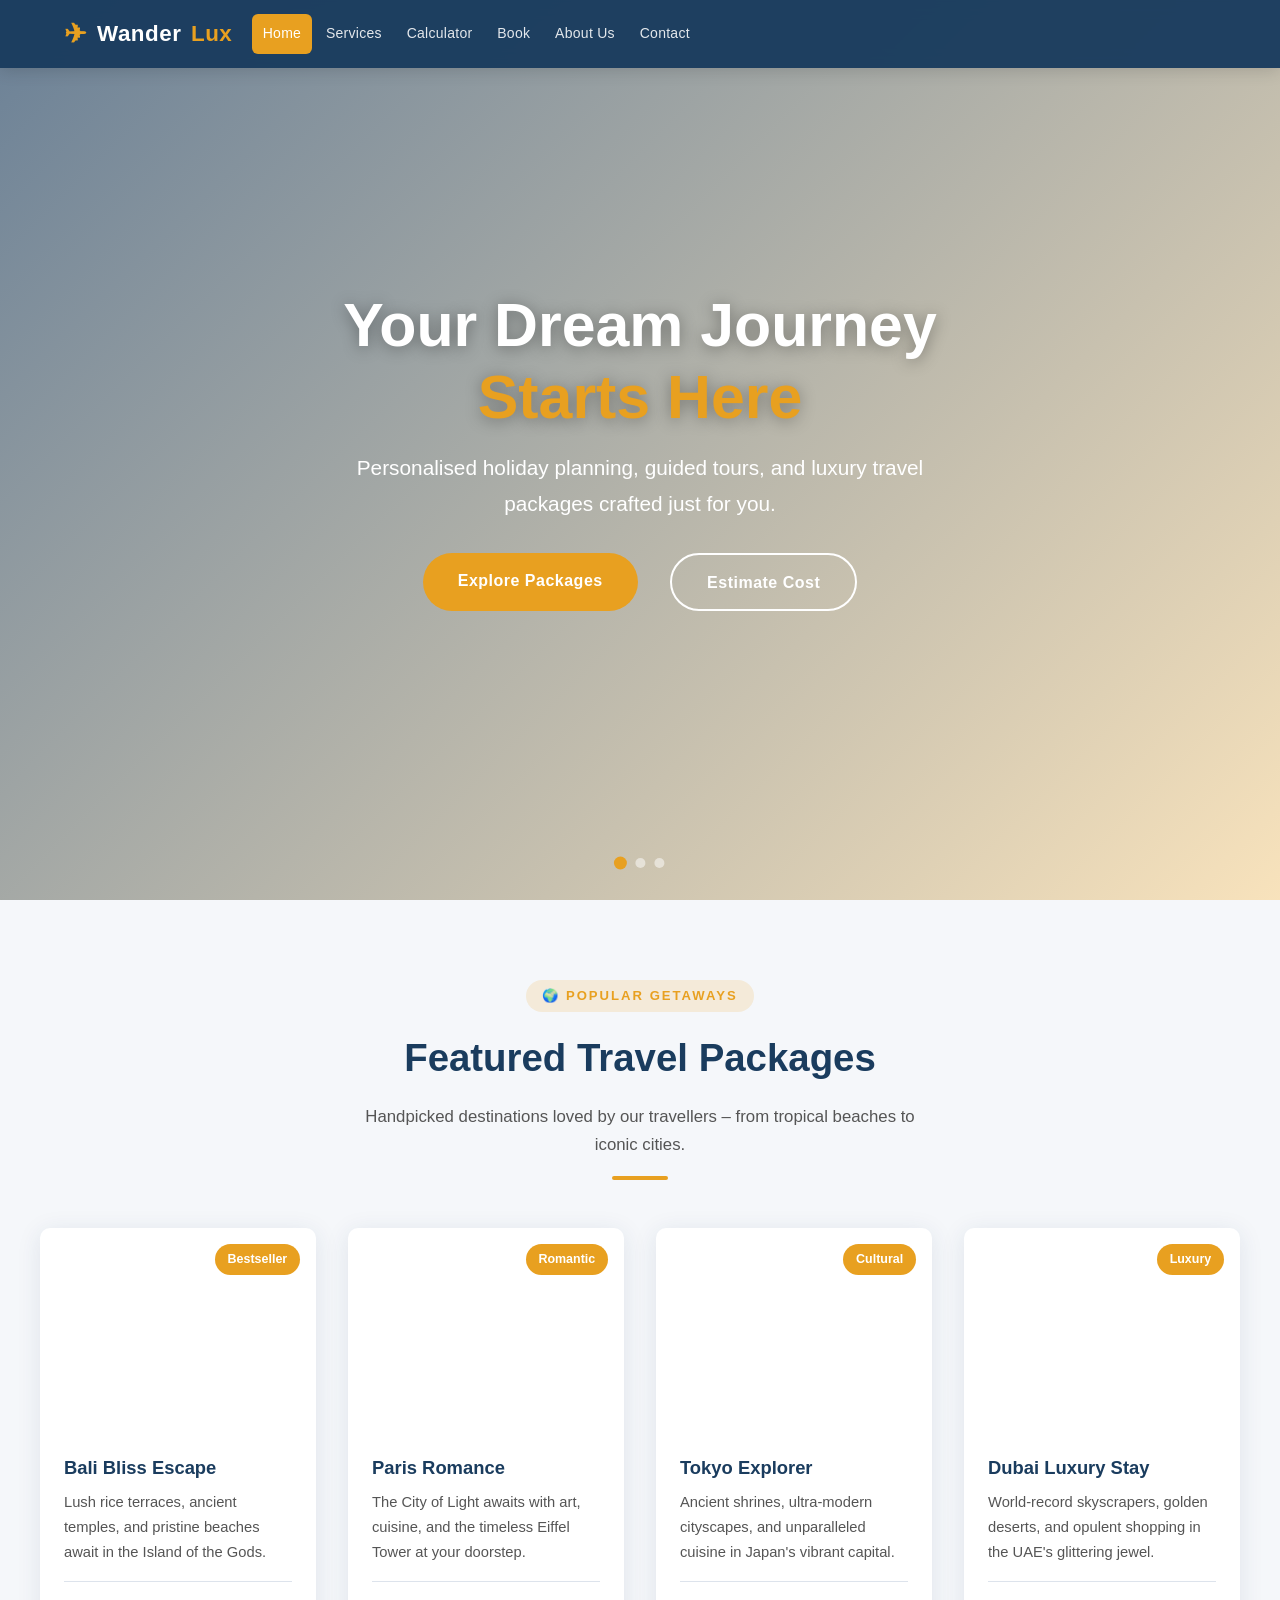
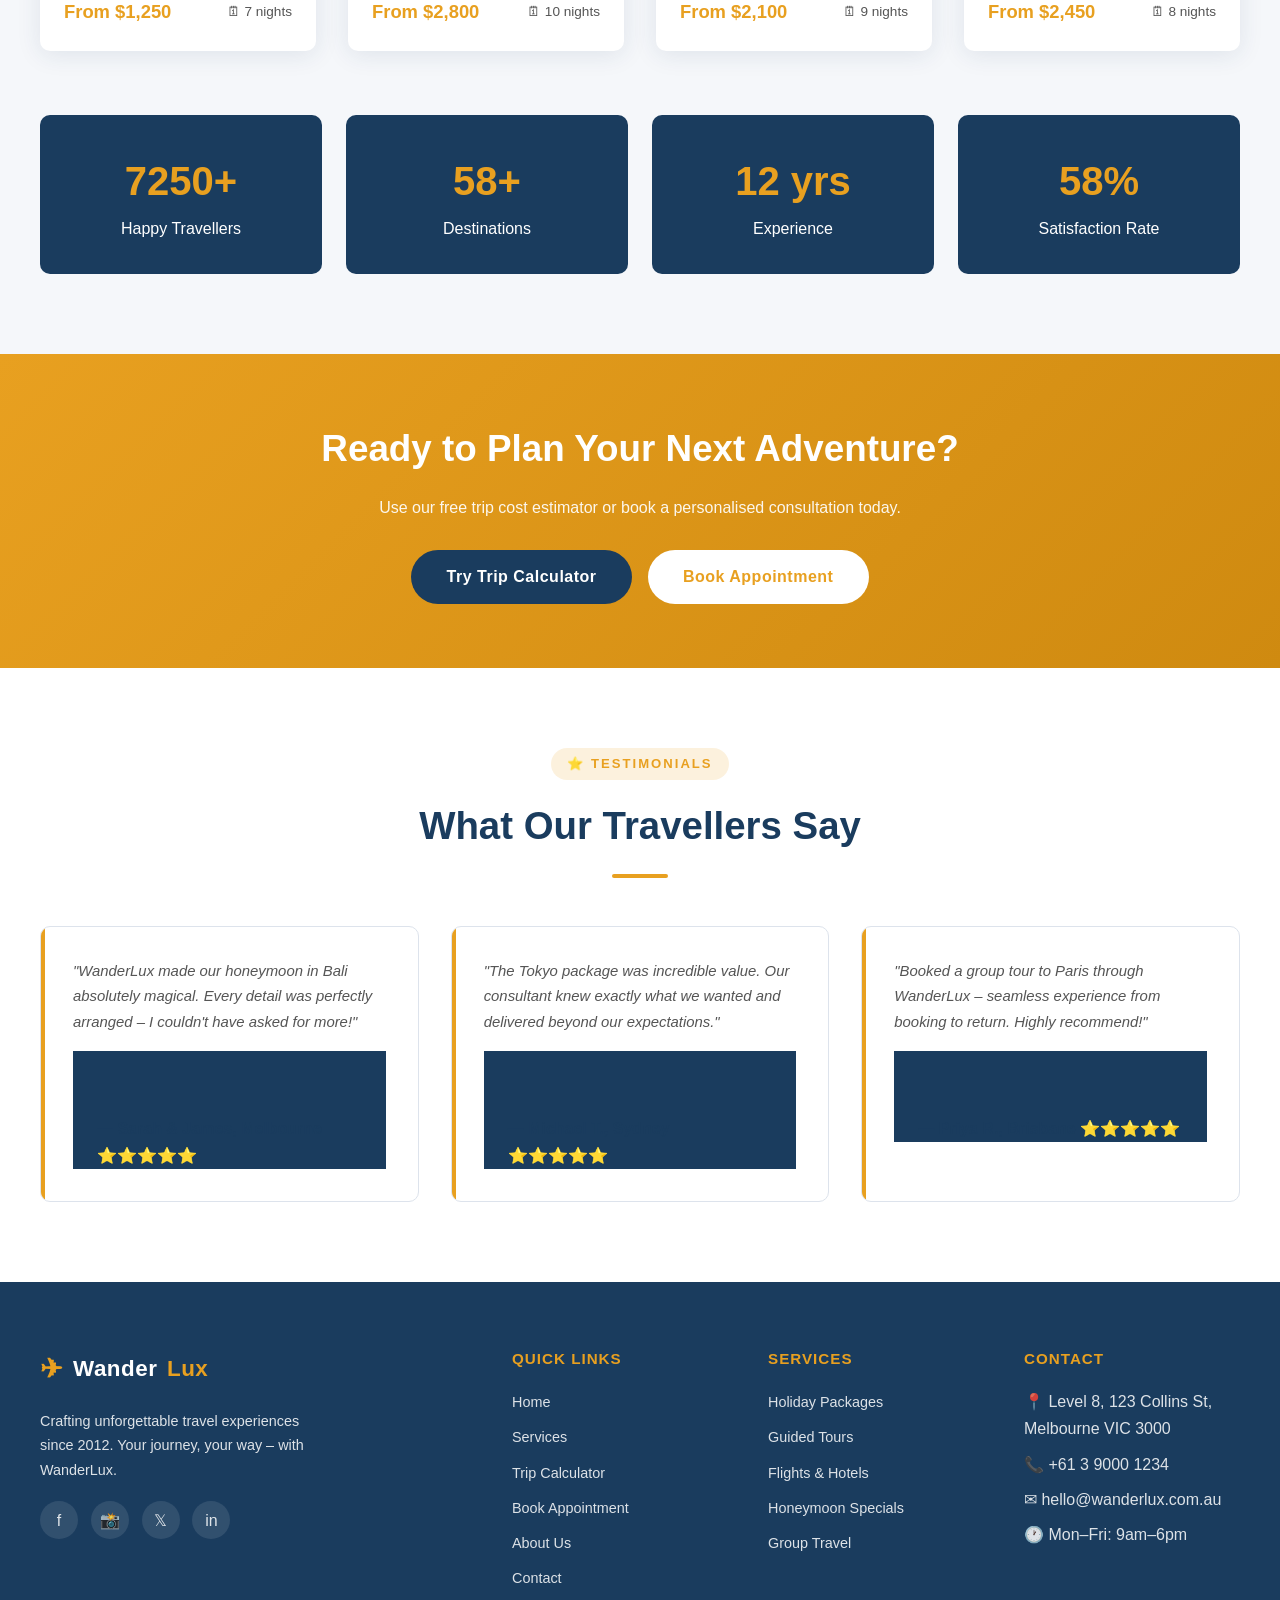
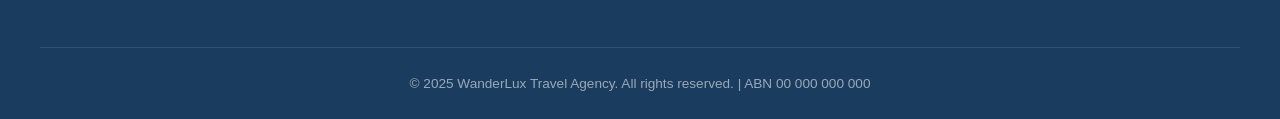
<file: index.html>
<!DOCTYPE html>
<html lang="en">
<head>
  <meta charset="UTF-8" />
  <meta name="viewport" content="width=device-width, initial-scale=1.0" />
  <meta name="description" content="WanderLux Travel Agency – Personalised holiday planning, guided tours and custom travel packages for domestic and international destinations." />
  <meta name="keywords" content="travel agency, holiday packages, guided tours, flights, hotels, honeymoon" />
  <title>WanderLux Travel Agency – Explore the World in Luxury</title>
  <link rel="stylesheet" href="css/style.css" />
</head>
<body>

<!-- NAVIGATION -->
<nav role="navigation" aria-label="Main navigation">
  <div class="nav-container">
    <a href="index.html" class="nav-logo" aria-label="WanderLux Home">
      <span class="logo-icon">✈</span>
      Wander<span>Lux</span>
    </a>
    <button class="nav-toggle" aria-label="Toggle navigation" aria-expanded="false">
      <span></span><span></span><span></span>
    </button>
    <ul class="nav-links" role="list">
      <li><a href="index.html">Home</a></li>
      <li><a href="services.html">Services</a></li>
      <li><a href="calculator.html" aria-label="Trip cost calculator">Calculator</a></li>
      <li><a href="appointment.html" aria-label="Book an appointment">Book</a></li>
      <li><a href="about.html">About Us</a></li>
      <li><a href="contact.html">Contact</a></li>
    </ul>
  </div>
</nav>

<!-- HERO SLIDER -->
<section class="hero" aria-label="Featured destinations slideshow">
  <div class="slide active slide-1"></div>
  <div class="slide slide-2"></div>
  <div class="slide slide-3"></div>

  <div class="hero-content">
    <h1 class="reveal">Your Dream Journey<br><span>Starts Here</span></h1>
    <p class="reveal delay-1">Personalised holiday planning, guided tours, and luxury travel packages crafted just for you.</p>
    <div class="hero-buttons reveal delay-2">
      <a href="services.html" class="btn btn-primary">Explore Packages</a>
      <a href="calculator.html" class="btn btn-outline">Estimate Cost</a>
    </div>
  </div>

  <div class="slide-dots" role="tablist" aria-label="Slide navigation">
    <button class="dot active" role="tab" aria-label="Slide 1" aria-selected="true"></button>
    <button class="dot" role="tab" aria-label="Slide 2" aria-selected="false"></button>
    <button class="dot" role="tab" aria-label="Slide 3" aria-selected="false"></button>
  </div>
</section>

<!-- POPULAR PACKAGES -->
<section class="packages" aria-labelledby="packages-heading">
  <div class="section-inner">
    <header class="section-header">
      <span class="section-tag">🌍 Popular Getaways</span>
      <h2 id="packages-heading">Featured Travel Packages</h2>
      <p>Handpicked destinations loved by our travellers – from tropical beaches to iconic cities.</p>
      <div class="divider"></div>
    </header>

    <div class="packages-grid">
      <article class="package-card reveal">
        <div class="package-img" style="background-image:url('https://images.unsplash.com/photo-1537996194471-e657df975ab4?w=600');" role="img" aria-label="Bali, Indonesia">
          <span class="package-badge">Bestseller</span>
        </div>
        <div class="package-body">
          <h3>Bali Bliss Escape</h3>
          <p>Lush rice terraces, ancient temples, and pristine beaches await in the Island of the Gods.</p>
          <div class="package-meta">
            <span class="price">From $1,250</span>
            <span class="duration">🗓 7 nights</span>
          </div>
        </div>
      </article>

      <article class="package-card reveal delay-1">
        <div class="package-img" style="background-image:url('https://images.unsplash.com/photo-1499856871958-5b9627545d1a?w=600');" role="img" aria-label="Paris, France">
          <span class="package-badge">Romantic</span>
        </div>
        <div class="package-body">
          <h3>Paris Romance</h3>
          <p>The City of Light awaits with art, cuisine, and the timeless Eiffel Tower at your doorstep.</p>
          <div class="package-meta">
            <span class="price">From $2,800</span>
            <span class="duration">🗓 10 nights</span>
          </div>
        </div>
      </article>

      <article class="package-card reveal delay-2">
        <div class="package-img" style="background-image:url('https://images.unsplash.com/photo-1540959733332-eab4deabeeaf?w=600');" role="img" aria-label="Tokyo, Japan">
          <span class="package-badge">Cultural</span>
        </div>
        <div class="package-body">
          <h3>Tokyo Explorer</h3>
          <p>Ancient shrines, ultra-modern cityscapes, and unparalleled cuisine in Japan's vibrant capital.</p>
          <div class="package-meta">
            <span class="price">From $2,100</span>
            <span class="duration">🗓 9 nights</span>
          </div>
        </div>
      </article>

      <article class="package-card reveal delay-3">
        <div class="package-img" style="background-image:url('https://images.unsplash.com/photo-1512453979798-5ea266f8880c?w=600');" role="img" aria-label="Dubai, UAE">
          <span class="package-badge">Luxury</span>
        </div>
        <div class="package-body">
          <h3>Dubai Luxury Stay</h3>
          <p>World-record skyscrapers, golden deserts, and opulent shopping in the UAE's glittering jewel.</p>
          <div class="package-meta">
            <span class="price">From $2,450</span>
            <span class="duration">🗓 8 nights</span>
          </div>
        </div>
      </article>
    </div>

    <!-- Stats -->
    <div class="stats-row">
      <div class="stat-card reveal">
        <span class="number" data-count="15000" data-suffix="+">0</span>
        Happy Travellers
      </div>
      <div class="stat-card reveal delay-1">
        <span class="number" data-count="80" data-suffix="+">0</span>
        Destinations
      </div>
      <div class="stat-card reveal delay-2">
        <span class="number" data-count="12" data-suffix=" yrs">0</span>
        Experience
      </div>
      <div class="stat-card reveal delay-3">
        <span class="number" data-count="98" data-suffix="%">0</span>
        Satisfaction Rate
      </div>
    </div>
  </div>
</section>

<!-- CTA STRIP -->
<section style="background: linear-gradient(135deg, #e8a020, #cf8a10); padding: 4rem 1.5rem; text-align:center; color:#fff;">
  <div class="section-inner">
    <h2 class="reveal" style="font-size:clamp(1.6rem,3vw,2.3rem); margin-bottom:0.8rem;">Ready to Plan Your Next Adventure?</h2>
    <p class="reveal delay-1" style="margin-bottom:1.8rem; opacity:0.92;">Use our free trip cost estimator or book a personalised consultation today.</p>
    <div class="reveal delay-2" style="display:flex; gap:1rem; justify-content:center; flex-wrap:wrap;">
      <a href="calculator.html" class="btn btn-dark">Try Trip Calculator</a>
      <a href="appointment.html" class="btn" style="background:#fff; color:#e8a020; font-weight:700;">Book Appointment</a>
    </div>
  </div>
</section>

<!-- TESTIMONIALS -->
<section aria-labelledby="testimonials-heading">
  <div class="section-inner">
    <header class="section-header">
      <span class="section-tag">⭐ Testimonials</span>
      <h2 id="testimonials-heading">What Our Travellers Say</h2>
      <div class="divider"></div>
    </header>
    <div style="display:grid; grid-template-columns:repeat(auto-fit,minmax(260px,1fr)); gap:2rem;">
      <blockquote class="service-card reveal" style="font-style:italic; padding:2rem;">
        <p style="margin-bottom:1rem;">"WanderLux made our honeymoon in Bali absolutely magical. Every detail was perfectly arranged – I couldn't have asked for more!"</p>
        <footer style="font-weight:700; color:var(--primary); font-style:normal;">— Sarah & James, Melbourne ⭐⭐⭐⭐⭐</footer>
      </blockquote>
      <blockquote class="service-card reveal delay-1" style="font-style:italic; padding:2rem;">
        <p style="margin-bottom:1rem;">"The Tokyo package was incredible value. Our consultant knew exactly what we wanted and delivered beyond our expectations."</p>
        <footer style="font-weight:700; color:var(--primary); font-style:normal;">— Michael T., Sydney ⭐⭐⭐⭐⭐</footer>
      </blockquote>
      <blockquote class="service-card reveal delay-2" style="font-style:italic; padding:2rem;">
        <p style="margin-bottom:1rem;">"Booked a group tour to Paris through WanderLux – seamless experience from booking to return. Highly recommend!"</p>
        <footer style="font-weight:700; color:var(--primary); font-style:normal;">— Priya R., Brisbane ⭐⭐⭐⭐⭐</footer>
      </blockquote>
    </div>
  </div>
</section>

<!-- FOOTER -->
<footer>
  <div class="footer-grid">
    <div class="footer-brand">
      <div class="nav-logo"><span class="logo-icon">✈</span> Wander<span>Lux</span></div>
      <p>Crafting unforgettable travel experiences since 2012. Your journey, your way – with WanderLux.</p>
      <div class="social-links">
        <a href="#" class="social-link" aria-label="Facebook">f</a>
        <a href="#" class="social-link" aria-label="Instagram">📸</a>
        <a href="#" class="social-link" aria-label="Twitter">𝕏</a>
        <a href="#" class="social-link" aria-label="LinkedIn">in</a>
      </div>
    </div>
    <nav class="footer-col" aria-label="Quick links">
      <h4>Quick Links</h4>
      <ul>
        <li><a href="index.html">Home</a></li>
        <li><a href="services.html">Services</a></li>
        <li><a href="calculator.html">Trip Calculator</a></li>
        <li><a href="appointment.html">Book Appointment</a></li>
        <li><a href="about.html">About Us</a></li>
        <li><a href="contact.html">Contact</a></li>
      </ul>
    </nav>
    <nav class="footer-col" aria-label="Services">
      <h4>Services</h4>
      <ul>
        <li><a href="services.html">Holiday Packages</a></li>
        <li><a href="services.html">Guided Tours</a></li>
        <li><a href="services.html">Flights & Hotels</a></li>
        <li><a href="services.html">Honeymoon Specials</a></li>
        <li><a href="services.html">Group Travel</a></li>
      </ul>
    </nav>
    <div class="footer-col">
      <h4>Contact</h4>
      <ul>
        <li>📍 Level 8, 123 Collins St, Melbourne VIC 3000</li>
        <li>📞 +61 3 9000 1234</li>
        <li>✉ hello@wanderlux.com.au</li>
        <li>🕐 Mon–Fri: 9am–6pm</li>
      </ul>
    </div>
  </div>
  <div class="footer-bottom">
    <p>© 2025 WanderLux Travel Agency. All rights reserved. | ABN 00 000 000 000</p>
  </div>
</footer>

<script src="js/main.js"></script>
</body>
</html>
</file>
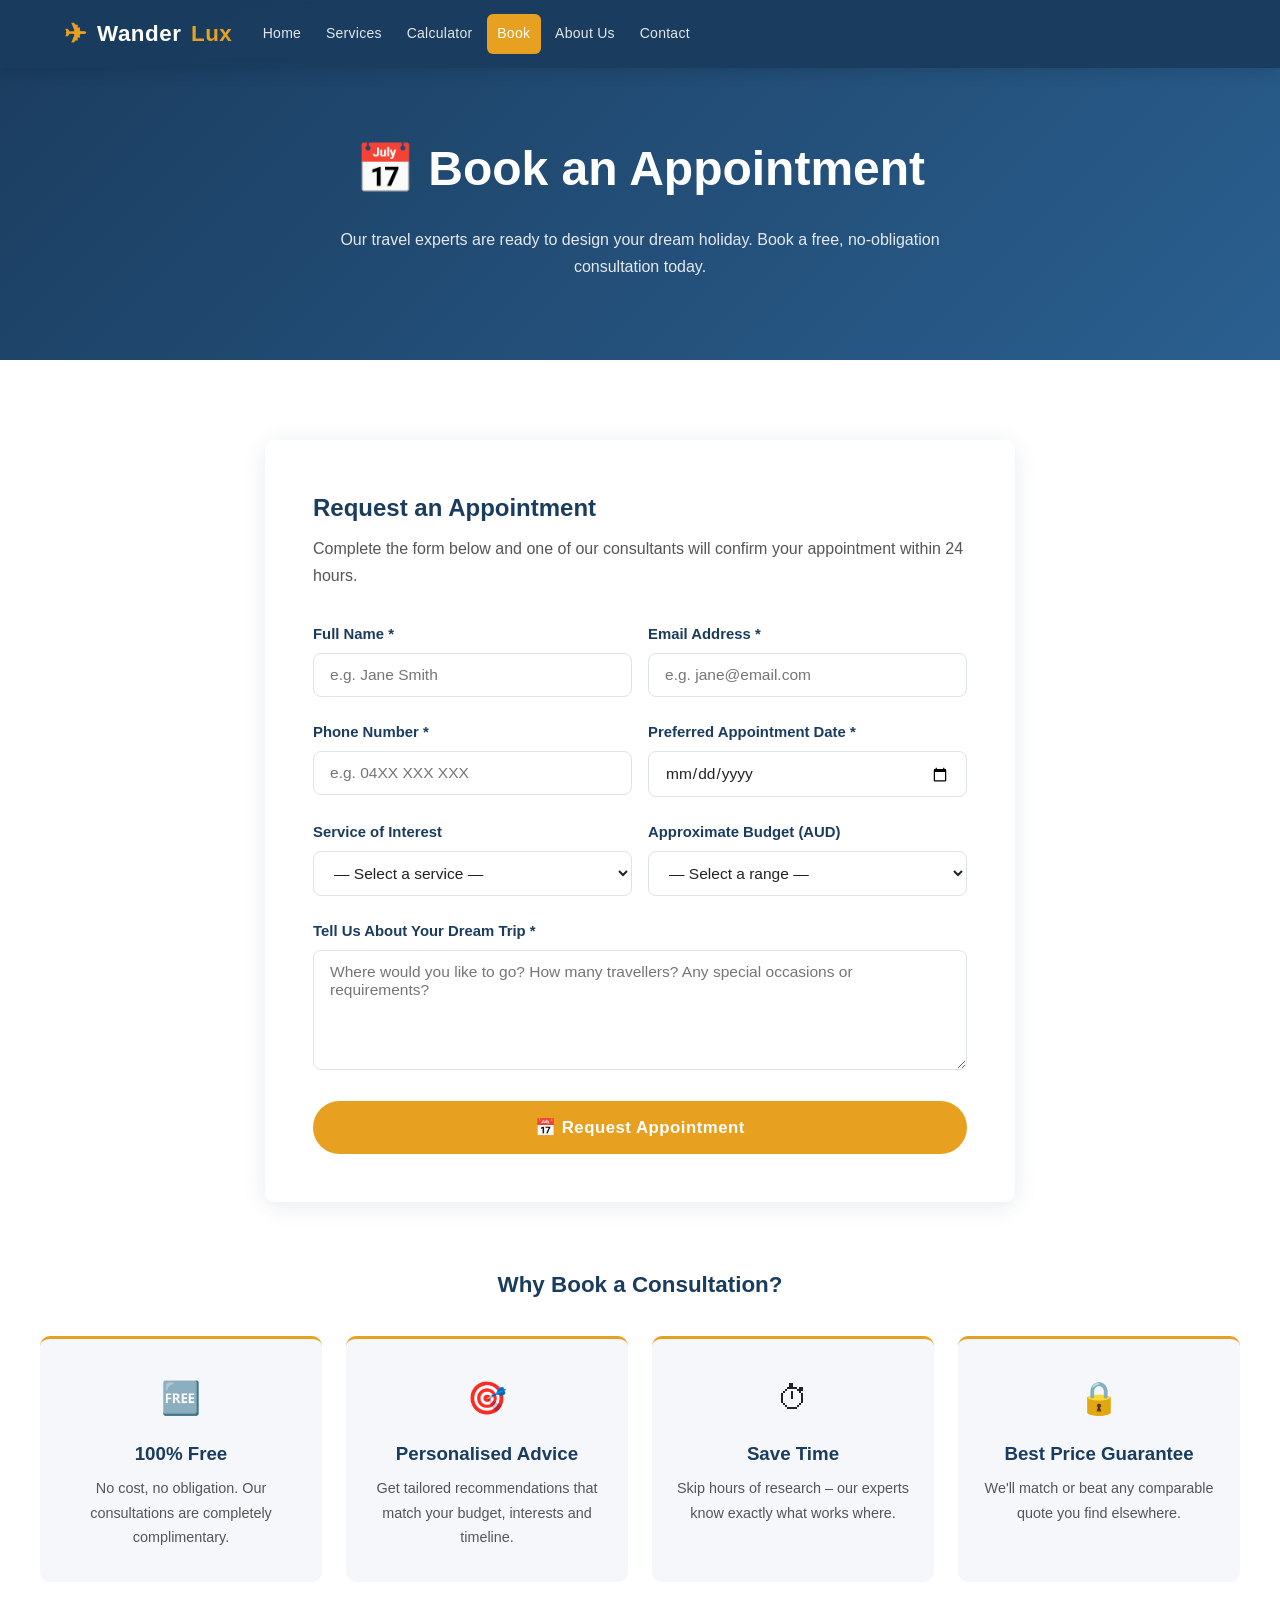
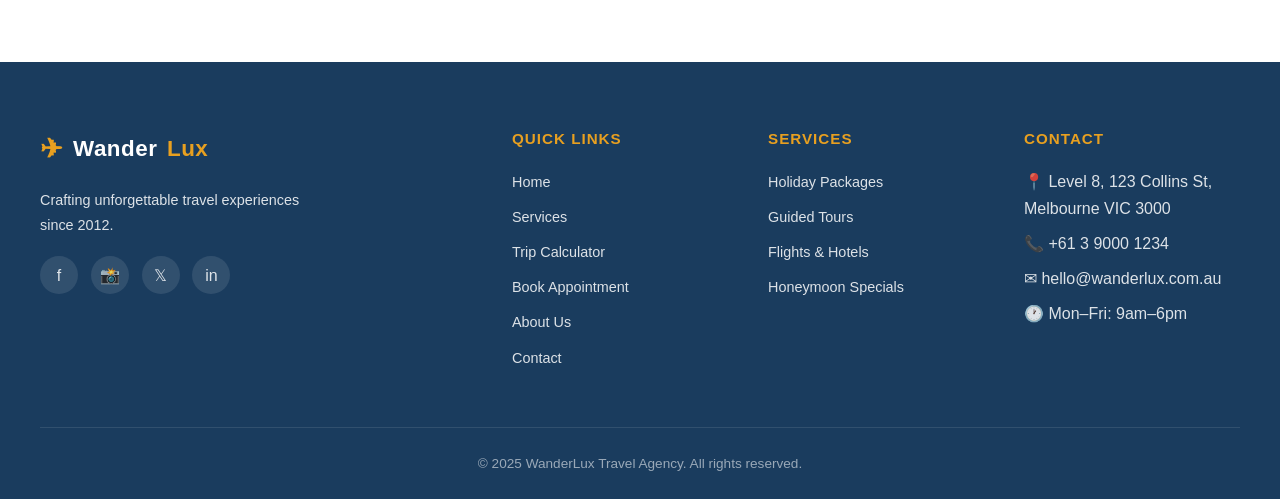
<file: appointment.html>
<!DOCTYPE html>
<html lang="en">
<head>
  <meta charset="UTF-8" />
  <meta name="viewport" content="width=device-width, initial-scale=1.0" />
  <meta name="description" content="Book a free travel consultation with WanderLux Travel Agency. Our expert consultants will help plan your perfect holiday." />
  <meta name="keywords" content="book appointment, travel consultation, holiday planning, travel agent" />
  <title>Book an Appointment – WanderLux Travel Agency</title>
  <link rel="stylesheet" href="css/style.css" />
</head>
<body>

<!-- NAVIGATION -->
<nav role="navigation" aria-label="Main navigation">
  <div class="nav-container">
    <a href="index.html" class="nav-logo" aria-label="WanderLux Home"><span class="logo-icon">✈</span>Wander<span>Lux</span></a>
    <button class="nav-toggle" aria-label="Toggle navigation"><span></span><span></span><span></span></button>
    <ul class="nav-links" role="list">
      <li><a href="index.html">Home</a></li>
      <li><a href="services.html">Services</a></li>
      <li><a href="calculator.html" aria-label="Trip cost calculator">Calculator</a></li>
      <li><a href="appointment.html" aria-label="Book an appointment">Book</a></li>
      <li><a href="about.html">About Us</a></li>
      <li><a href="contact.html">Contact</a></li>
    </ul>
  </div>
</nav>

<!-- PAGE HERO -->
<div class="appointment-hero" role="banner">
  <div>
    <h1>📅 Book an Appointment</h1>
    <p>Our travel experts are ready to design your dream holiday. Book a free, no-obligation consultation today.</p>
  </div>
</div>

<!-- APPOINTMENT FORM -->
<section aria-labelledby="appoint-heading">
  <div class="section-inner">
    <div class="appointment-card reveal">
      <h2 id="appoint-heading" style="color:var(--primary); margin-bottom:0.4rem; font-size:1.5rem;">Request an Appointment</h2>
      <p style="color:var(--text-gray); margin-bottom:2rem;">Complete the form below and one of our consultants will confirm your appointment within 24 hours.</p>

      <form id="appointment-form" novalidate aria-label="Appointment request form">

        <div class="form-row">
          <div class="form-group">
            <label for="ap-name">Full Name *</label>
            <input
              type="text"
              id="ap-name"
              name="fullname"
              placeholder="e.g. Jane Smith"
              required
              aria-required="true"
              aria-describedby="err-ap-name"
              autocomplete="name"
            />
            <span class="form-error" id="err-ap-name" role="alert">Please enter your full name.</span>
          </div>

          <div class="form-group">
            <label for="ap-email">Email Address *</label>
            <input
              type="email"
              id="ap-email"
              name="email"
              placeholder="e.g. jane@email.com"
              required
              aria-required="true"
              aria-describedby="err-ap-email"
              autocomplete="email"
            />
            <span class="form-error" id="err-ap-email" role="alert">Please enter a valid email address.</span>
          </div>
        </div>

        <div class="form-row">
          <div class="form-group">
            <label for="ap-phone">Phone Number *</label>
            <input
              type="tel"
              id="ap-phone"
              name="phone"
              placeholder="e.g. 04XX XXX XXX"
              required
              aria-required="true"
              aria-describedby="err-ap-phone"
              autocomplete="tel"
            />
            <span class="form-error" id="err-ap-phone" role="alert">Please enter your phone number.</span>
          </div>

          <div class="form-group">
            <label for="ap-date">Preferred Appointment Date *</label>
            <input
              type="date"
              id="ap-date"
              name="preferred_date"
              required
              aria-required="true"
              aria-describedby="err-ap-date"
            />
            <span class="form-error" id="err-ap-date" role="alert">Please select a preferred date.</span>
          </div>
        </div>

        <div class="form-row">
          <div class="form-group">
            <label for="ap-service">Service of Interest</label>
            <select id="ap-service" name="service">
              <option value="">— Select a service —</option>
              <option value="holiday">Holiday Packages</option>
              <option value="tours">Guided Tours</option>
              <option value="flights">Flights & Hotels</option>
              <option value="honeymoon">Honeymoon Specials</option>
              <option value="group">Group Travel</option>
              <option value="insurance">Travel Insurance</option>
              <option value="other">Other / Not Sure Yet</option>
            </select>
          </div>

          <div class="form-group">
            <label for="ap-budget">Approximate Budget (AUD)</label>
            <select id="ap-budget" name="budget">
              <option value="">— Select a range —</option>
              <option value="under2k">Under $2,000</option>
              <option value="2k-5k">$2,000 – $5,000</option>
              <option value="5k-10k">$5,000 – $10,000</option>
              <option value="10k-20k">$10,000 – $20,000</option>
              <option value="20kplus">$20,000+</option>
            </select>
          </div>
        </div>

        <div class="form-group">
          <label for="ap-message">Tell Us About Your Dream Trip *</label>
          <textarea
            id="ap-message"
            name="message"
            placeholder="Where would you like to go? How many travellers? Any special occasions or requirements?"
            required
            aria-required="true"
            aria-describedby="err-ap-message"
            rows="5"
          ></textarea>
          <span class="form-error" id="err-ap-message" role="alert">Please tell us about your trip.</span>
        </div>

        <button type="submit" class="btn btn-primary" style="width:100%; font-size:1.05rem; padding:1rem;">
          📅 Request Appointment
        </button>

        <div class="form-success" id="appointment-success" role="alert">
          ✅ Thank you! Your appointment request has been received. We'll confirm within 24 hours.
        </div>

      </form>
    </div>

    <!-- WHY BOOK -->
    <div style="margin-top:4rem;">
      <h3 class="reveal" style="color:var(--primary); text-align:center; margin-bottom:2rem; font-size:1.4rem;">Why Book a Consultation?</h3>
      <div class="values-grid">
        <div class="value-card reveal">
          <div class="icon" aria-hidden="true">🆓</div>
          <h3>100% Free</h3>
          <p>No cost, no obligation. Our consultations are completely complimentary.</p>
        </div>
        <div class="value-card reveal delay-1">
          <div class="icon" aria-hidden="true">🎯</div>
          <h3>Personalised Advice</h3>
          <p>Get tailored recommendations that match your budget, interests and timeline.</p>
        </div>
        <div class="value-card reveal delay-2">
          <div class="icon" aria-hidden="true">⏱</div>
          <h3>Save Time</h3>
          <p>Skip hours of research – our experts know exactly what works where.</p>
        </div>
        <div class="value-card reveal delay-3">
          <div class="icon" aria-hidden="true">🔒</div>
          <h3>Best Price Guarantee</h3>
          <p>We'll match or beat any comparable quote you find elsewhere.</p>
        </div>
      </div>
    </div>
  </div>
</section>

<!-- FOOTER -->
<footer>
  <div class="footer-grid">
    <div class="footer-brand">
      <div class="nav-logo"><span class="logo-icon">✈</span> Wander<span>Lux</span></div>
      <p>Crafting unforgettable travel experiences since 2012.</p>
      <div class="social-links">
        <a href="#" class="social-link" aria-label="Facebook">f</a>
        <a href="#" class="social-link" aria-label="Instagram">📸</a>
        <a href="#" class="social-link" aria-label="Twitter">𝕏</a>
        <a href="#" class="social-link" aria-label="LinkedIn">in</a>
      </div>
    </div>
    <nav class="footer-col" aria-label="Quick links">
      <h4>Quick Links</h4>
      <ul>
        <li><a href="index.html">Home</a></li>
        <li><a href="services.html">Services</a></li>
        <li><a href="calculator.html">Trip Calculator</a></li>
        <li><a href="appointment.html">Book Appointment</a></li>
        <li><a href="about.html">About Us</a></li>
        <li><a href="contact.html">Contact</a></li>
      </ul>
    </nav>
    <nav class="footer-col" aria-label="Services">
      <h4>Services</h4>
      <ul>
        <li><a href="services.html">Holiday Packages</a></li>
        <li><a href="services.html">Guided Tours</a></li>
        <li><a href="services.html">Flights & Hotels</a></li>
        <li><a href="services.html">Honeymoon Specials</a></li>
      </ul>
    </nav>
    <div class="footer-col">
      <h4>Contact</h4>
      <ul>
        <li>📍 Level 8, 123 Collins St, Melbourne VIC 3000</li>
        <li>📞 +61 3 9000 1234</li>
        <li>✉ hello@wanderlux.com.au</li>
        <li>🕐 Mon–Fri: 9am–6pm</li>
      </ul>
    </div>
  </div>
  <div class="footer-bottom">
    <p>© 2025 WanderLux Travel Agency. All rights reserved.</p>
  </div>
</footer>

<script src="js/main.js"></script>
</body>
</html>
</file>
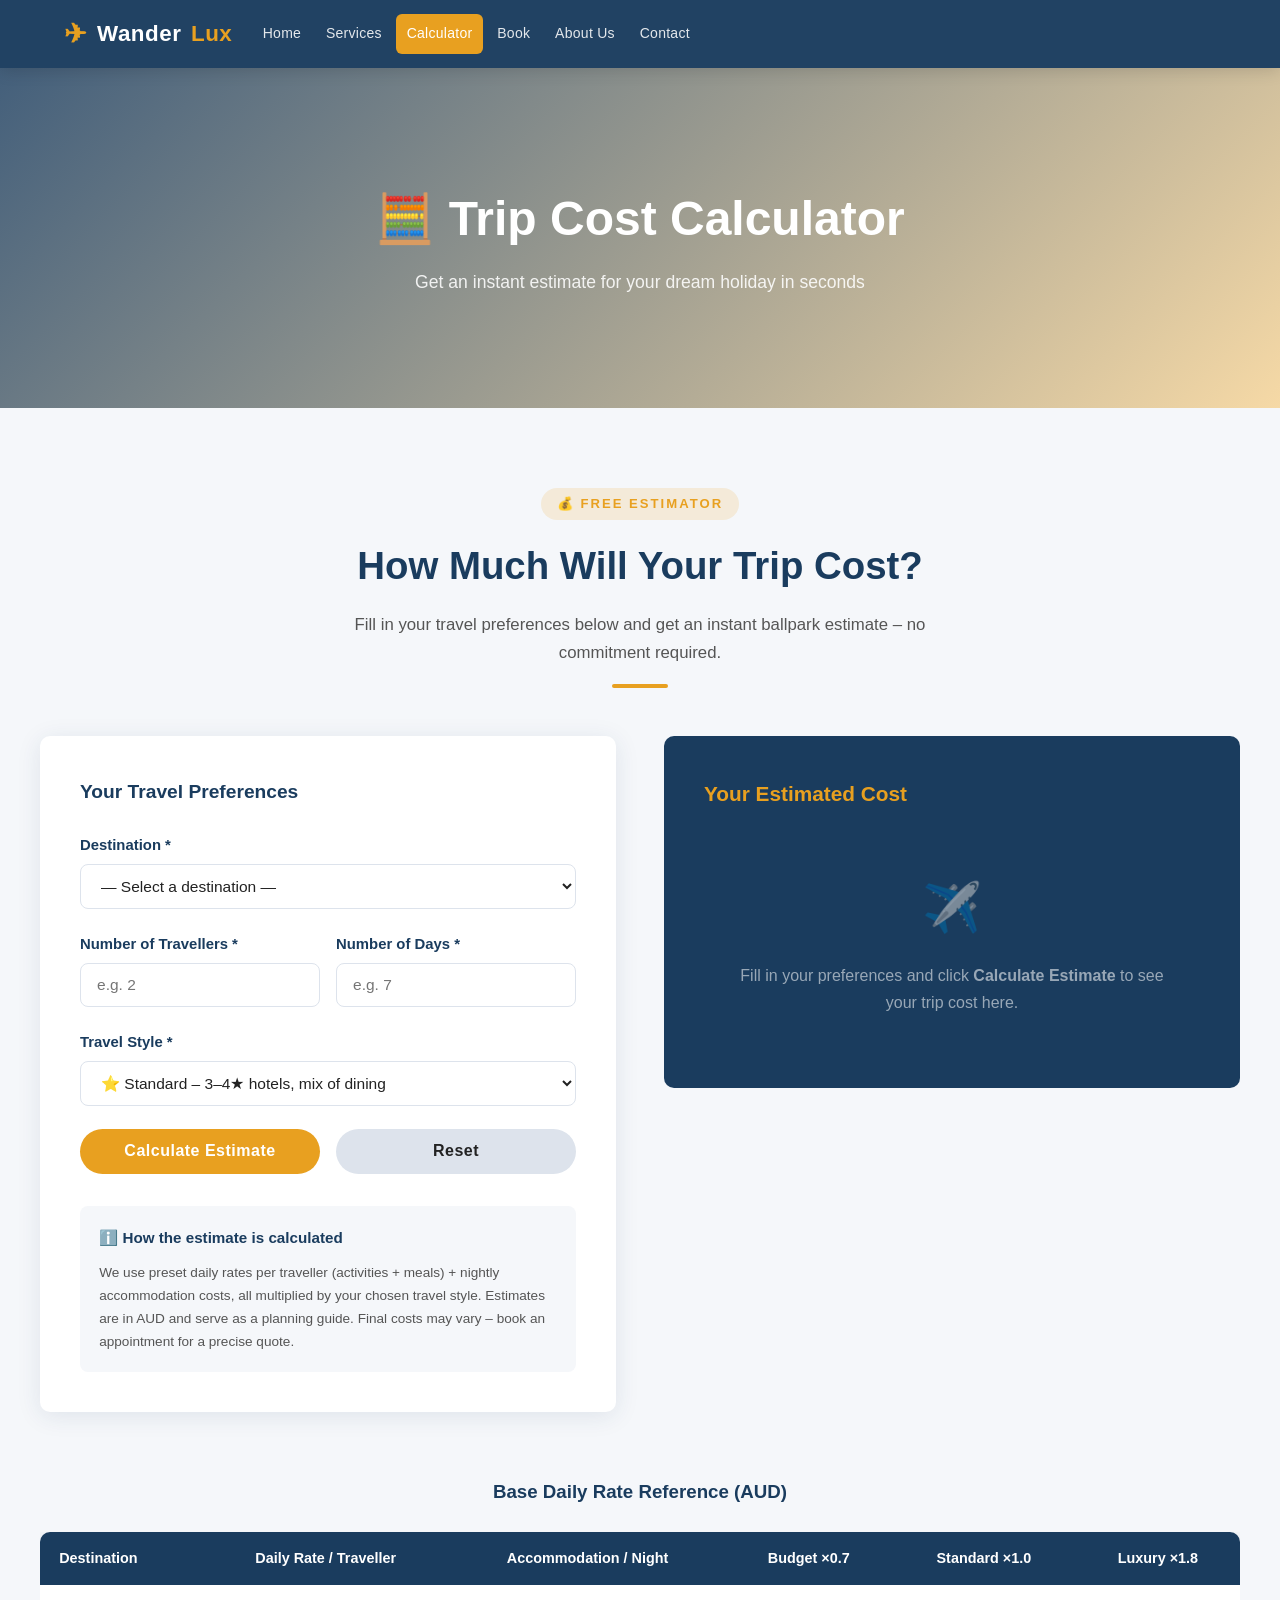
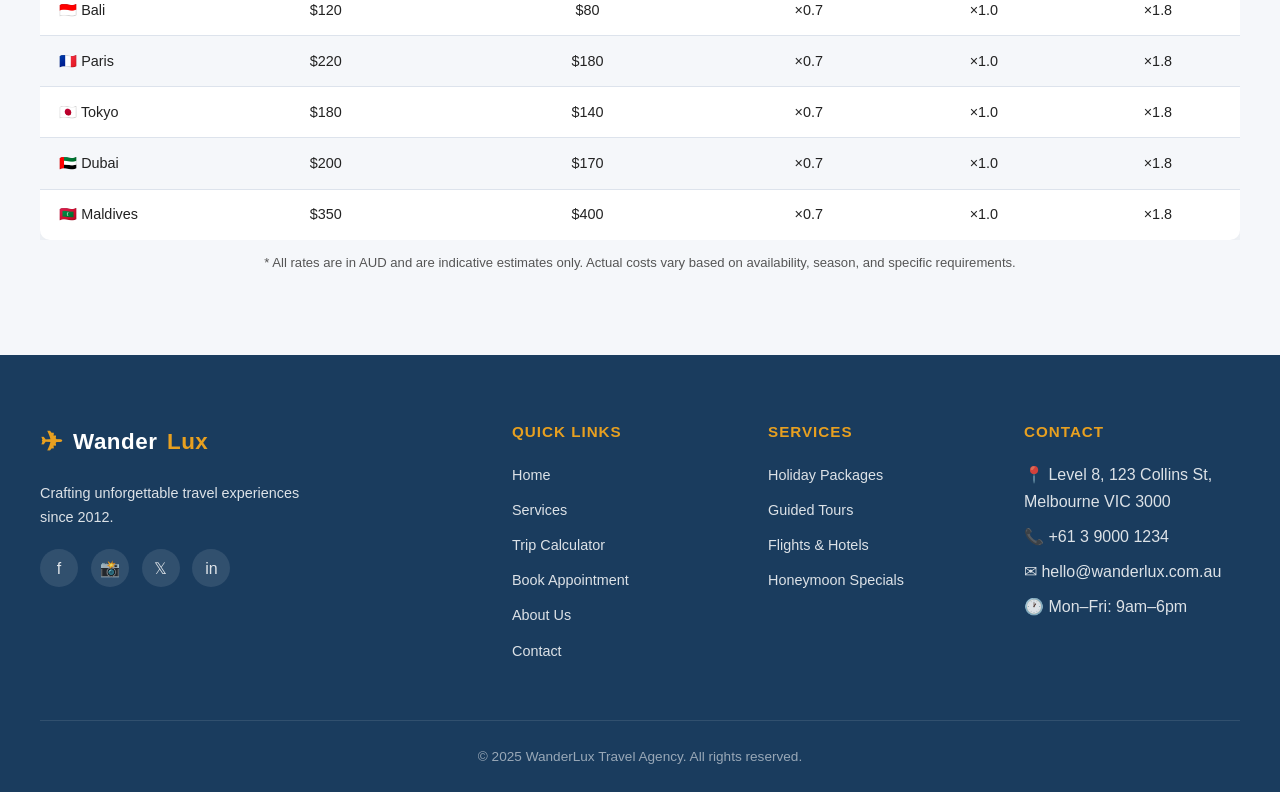
<file: calculator.html>
<!DOCTYPE html>
<html lang="en">
<head>
  <meta charset="UTF-8" />
  <meta name="viewport" content="width=device-width, initial-scale=1.0" />
  <meta name="description" content="Estimate your travel costs with WanderLux's free Trip Cost Calculator – enter your destination, travellers, duration and travel style for an instant quote." />
  <meta name="keywords" content="trip cost calculator, travel estimate, holiday budget, travel cost" />
  <title>Trip Cost Calculator – WanderLux Travel Agency</title>
  <link rel="stylesheet" href="css/style.css" />
</head>
<body>

<!-- NAVIGATION -->
<nav role="navigation" aria-label="Main navigation">
  <div class="nav-container">
    <a href="index.html" class="nav-logo" aria-label="WanderLux Home"><span class="logo-icon">✈</span>Wander<span>Lux</span></a>
    <button class="nav-toggle" aria-label="Toggle navigation"><span></span><span></span><span></span></button>
    <ul class="nav-links" role="list">
      <li><a href="index.html">Home</a></li>
      <li><a href="services.html">Services</a></li>
      <li><a href="calculator.html" aria-label="Trip cost calculator">Calculator</a></li>
      <li><a href="appointment.html" aria-label="Book an appointment">Book</a></li>
      <li><a href="about.html">About Us</a></li>
      <li><a href="contact.html">Contact</a></li>
    </ul>
  </div>
</nav>

<!-- PAGE HERO -->
<div class="page-hero" role="banner">
  <div>
    <h1>🧮 Trip Cost Calculator</h1>
    <p>Get an instant estimate for your dream holiday in seconds</p>
  </div>
</div>

<!-- CALCULATOR -->
<section class="calculator-section" aria-labelledby="calc-heading">
  <div class="section-inner">
    <header class="section-header">
      <span class="section-tag">💰 Free Estimator</span>
      <h2 id="calc-heading">How Much Will Your Trip Cost?</h2>
      <p>Fill in your travel preferences below and get an instant ballpark estimate – no commitment required.</p>
      <div class="divider"></div>
    </header>

    <div class="calc-wrapper">
      <!-- FORM -->
      <div class="calc-form-card reveal-left">
        <h3 style="color:var(--primary); margin-bottom:1.5rem; font-size:1.2rem;">Your Travel Preferences</h3>

        <form id="calc-form" novalidate aria-label="Trip cost calculator form">

          <div class="form-group">
            <label for="c-dest">Destination *</label>
            <select id="c-dest" name="destination" aria-required="true" aria-describedby="err-dest">
              <option value="">— Select a destination —</option>
              <option value="bali">🇮🇩 Bali, Indonesia</option>
              <option value="paris">🇫🇷 Paris, France</option>
              <option value="tokyo">🇯🇵 Tokyo, Japan</option>
              <option value="dubai">🇦🇪 Dubai, UAE</option>
              <option value="maldives">🇲🇻 Maldives</option>
              <option value="sydney">🇦🇺 Sydney, Australia</option>
              <option value="london">🇬🇧 London, UK</option>
              <option value="newyork">🇺🇸 New York, USA</option>
            </select>
            <span class="form-error" id="err-dest" role="alert">Please select a destination.</span>
          </div>

          <div class="form-row">
            <div class="form-group">
              <label for="c-travellers">Number of Travellers *</label>
              <input
                type="number"
                id="c-travellers"
                name="travellers"
                min="1"
                max="50"
                placeholder="e.g. 2"
                aria-required="true"
                aria-describedby="err-travellers"
              />
              <span class="form-error" id="err-travellers" role="alert">Enter a valid number (min 1).</span>
            </div>

            <div class="form-group">
              <label for="c-days">Number of Days *</label>
              <input
                type="number"
                id="c-days"
                name="days"
                min="1"
                max="365"
                placeholder="e.g. 7"
                aria-required="true"
                aria-describedby="err-days"
              />
              <span class="form-error" id="err-days" role="alert">Enter a valid number of days (min 1).</span>
            </div>
          </div>

          <div class="form-group">
            <label for="c-style">Travel Style *</label>
            <select id="c-style" name="style" aria-required="true">
              <option value="budget">🎒 Budget – Hostels, local eats, public transport</option>
              <option value="standard" selected>⭐ Standard – 3–4★ hotels, mix of dining</option>
              <option value="luxury">💎 Luxury – 5★ resorts, fine dining, private transfers</option>
            </select>
          </div>

          <div style="display:flex; gap:1rem; margin-top:0.5rem; flex-wrap:wrap;">
            <button type="submit" class="btn btn-primary" style="flex:1; min-width:140px;">
              Calculate Estimate
            </button>
            <button type="button" id="calc-reset" class="btn" style="flex:1; min-width:140px; background:var(--border); color:var(--text-dark);">
              Reset
            </button>
          </div>
        </form>

        <!-- HOW IT WORKS -->
        <div style="margin-top:2rem; padding:1.2rem; background:var(--light-bg); border-radius:8px;">
          <h4 style="color:var(--primary); margin-bottom:0.6rem; font-size:0.95rem;">ℹ️ How the estimate is calculated</h4>
          <p style="font-size:0.85rem; color:var(--text-gray);">
            We use preset daily rates per traveller (activities + meals) + nightly accommodation costs,
            all multiplied by your chosen travel style. Estimates are in AUD and serve as a planning guide.
            Final costs may vary – book an appointment for a precise quote.
          </p>
        </div>
      </div>

      <!-- RESULT PANEL -->
      <div class="calc-result-card reveal-right">
        <h3>Your Estimated Cost</h3>

        <div id="result-placeholder" class="result-placeholder">
          <div class="big-icon" aria-hidden="true">✈️</div>
          <p>Fill in your preferences and click <strong>Calculate Estimate</strong> to see your trip cost here.</p>
        </div>

        <div id="calc-output" aria-live="polite" aria-atomic="true">
          <div class="result-line">
            <span>Destination</span>
            <strong id="r-dest">–</strong>
          </div>
          <div class="result-line">
            <span>Travellers</span>
            <strong id="r-travellers">–</strong>
          </div>
          <div class="result-line">
            <span>Duration</span>
            <strong id="r-days">–</strong>
          </div>
          <div class="result-line">
            <span>Package Type</span>
            <strong id="r-style">–</strong>
          </div>

          <div class="result-total">
            <span class="total-amount" id="r-total">$0</span>
            <p id="r-perperson" style="font-weight:600;"></p>
          </div>

          <p id="r-summary" style="margin-top:1.2rem; font-size:0.88rem; opacity:0.8; line-height:1.6;"></p>

          <a href="appointment.html" class="btn" style="display:block; margin-top:1.5rem; background:var(--accent); color:#fff; text-align:center; font-weight:700;">
            Book This Trip
          </a>
        </div>
      </div>
    </div>

    <!-- RATE REFERENCE TABLE -->
    <div class="reveal" style="margin-top:4rem;">
      <h3 style="color:var(--primary); margin-bottom:1.5rem; text-align:center;">Base Daily Rate Reference (AUD)</h3>
      <div style="overflow-x:auto;">
        <table style="width:100%; border-collapse:collapse; font-size:0.9rem; background:var(--white); border-radius:var(--radius); overflow:hidden; box-shadow:var(--shadow);">
          <thead>
            <tr style="background:var(--primary); color:#fff;">
              <th style="padding:0.9rem 1.2rem; text-align:left;">Destination</th>
              <th style="padding:0.9rem 1.2rem; text-align:center;">Daily Rate / Traveller</th>
              <th style="padding:0.9rem 1.2rem; text-align:center;">Accommodation / Night</th>
              <th style="padding:0.9rem 1.2rem; text-align:center;">Budget ×0.7</th>
              <th style="padding:0.9rem 1.2rem; text-align:center;">Standard ×1.0</th>
              <th style="padding:0.9rem 1.2rem; text-align:center;">Luxury ×1.8</th>
            </tr>
          </thead>
          <tbody>
            <tr style="border-bottom:1px solid var(--border);">
              <td style="padding:0.8rem 1.2rem;">🇮🇩 Bali</td>
              <td style="padding:0.8rem 1.2rem; text-align:center;">$120</td>
              <td style="padding:0.8rem 1.2rem; text-align:center;">$80</td>
              <td style="padding:0.8rem 1.2rem; text-align:center;">×0.7</td>
              <td style="padding:0.8rem 1.2rem; text-align:center;">×1.0</td>
              <td style="padding:0.8rem 1.2rem; text-align:center;">×1.8</td>
            </tr>
            <tr style="border-bottom:1px solid var(--border); background:var(--light-bg);">
              <td style="padding:0.8rem 1.2rem;">🇫🇷 Paris</td>
              <td style="padding:0.8rem 1.2rem; text-align:center;">$220</td>
              <td style="padding:0.8rem 1.2rem; text-align:center;">$180</td>
              <td style="padding:0.8rem 1.2rem; text-align:center;">×0.7</td>
              <td style="padding:0.8rem 1.2rem; text-align:center;">×1.0</td>
              <td style="padding:0.8rem 1.2rem; text-align:center;">×1.8</td>
            </tr>
            <tr style="border-bottom:1px solid var(--border);">
              <td style="padding:0.8rem 1.2rem;">🇯🇵 Tokyo</td>
              <td style="padding:0.8rem 1.2rem; text-align:center;">$180</td>
              <td style="padding:0.8rem 1.2rem; text-align:center;">$140</td>
              <td style="padding:0.8rem 1.2rem; text-align:center;">×0.7</td>
              <td style="padding:0.8rem 1.2rem; text-align:center;">×1.0</td>
              <td style="padding:0.8rem 1.2rem; text-align:center;">×1.8</td>
            </tr>
            <tr style="border-bottom:1px solid var(--border); background:var(--light-bg);">
              <td style="padding:0.8rem 1.2rem;">🇦🇪 Dubai</td>
              <td style="padding:0.8rem 1.2rem; text-align:center;">$200</td>
              <td style="padding:0.8rem 1.2rem; text-align:center;">$170</td>
              <td style="padding:0.8rem 1.2rem; text-align:center;">×0.7</td>
              <td style="padding:0.8rem 1.2rem; text-align:center;">×1.0</td>
              <td style="padding:0.8rem 1.2rem; text-align:center;">×1.8</td>
            </tr>
            <tr>
              <td style="padding:0.8rem 1.2rem;">🇲🇻 Maldives</td>
              <td style="padding:0.8rem 1.2rem; text-align:center;">$350</td>
              <td style="padding:0.8rem 1.2rem; text-align:center;">$400</td>
              <td style="padding:0.8rem 1.2rem; text-align:center;">×0.7</td>
              <td style="padding:0.8rem 1.2rem; text-align:center;">×1.0</td>
              <td style="padding:0.8rem 1.2rem; text-align:center;">×1.8</td>
            </tr>
          </tbody>
        </table>
      </div>
      <p style="text-align:center; color:var(--text-gray); font-size:0.82rem; margin-top:0.8rem;">
        * All rates are in AUD and are indicative estimates only. Actual costs vary based on availability, season, and specific requirements.
      </p>
    </div>
  </div>
</section>

<!-- FOOTER -->
<footer>
  <div class="footer-grid">
    <div class="footer-brand">
      <div class="nav-logo"><span class="logo-icon">✈</span> Wander<span>Lux</span></div>
      <p>Crafting unforgettable travel experiences since 2012.</p>
      <div class="social-links">
        <a href="#" class="social-link" aria-label="Facebook">f</a>
        <a href="#" class="social-link" aria-label="Instagram">📸</a>
        <a href="#" class="social-link" aria-label="Twitter">𝕏</a>
        <a href="#" class="social-link" aria-label="LinkedIn">in</a>
      </div>
    </div>
    <nav class="footer-col" aria-label="Quick links">
      <h4>Quick Links</h4>
      <ul>
        <li><a href="index.html">Home</a></li>
        <li><a href="services.html">Services</a></li>
        <li><a href="calculator.html">Trip Calculator</a></li>
        <li><a href="appointment.html">Book Appointment</a></li>
        <li><a href="about.html">About Us</a></li>
        <li><a href="contact.html">Contact</a></li>
      </ul>
    </nav>
    <nav class="footer-col" aria-label="Services">
      <h4>Services</h4>
      <ul>
        <li><a href="services.html">Holiday Packages</a></li>
        <li><a href="services.html">Guided Tours</a></li>
        <li><a href="services.html">Flights & Hotels</a></li>
        <li><a href="services.html">Honeymoon Specials</a></li>
      </ul>
    </nav>
    <div class="footer-col">
      <h4>Contact</h4>
      <ul>
        <li>📍 Level 8, 123 Collins St, Melbourne VIC 3000</li>
        <li>📞 +61 3 9000 1234</li>
        <li>✉ hello@wanderlux.com.au</li>
        <li>🕐 Mon–Fri: 9am–6pm</li>
      </ul>
    </div>
  </div>
  <div class="footer-bottom">
    <p>© 2025 WanderLux Travel Agency. All rights reserved.</p>
  </div>
</footer>

<script src="js/main.js"></script>
</body>
</html>
</file>
<file: css/style.css>
/* ============================
   WanderLux Travel Agency CSS
   ============================ */

/* CSS Variables */
:root {
  --primary: #1a3c5e;
  --accent: #e8a020;
  --light-bg: #f5f7fa;
  --white: #ffffff;
  --text-dark: #222222;
  --text-gray: #555555;
  --border: #dde3ec;
  --shadow: 0 4px 24px rgba(26,60,94,0.10);
  --radius: 10px;
  --transition: 0.3s ease;
  --font: 'Segoe UI', Arial, sans-serif;
}

*, *::before, *::after { box-sizing: border-box; margin: 0; padding: 0; }

html { scroll-behavior: smooth; }

body {
  font-family: var(--font);
  color: var(--text-dark);
  background: var(--white);
  line-height: 1.7;
}

img { max-width: 100%; display: block; }

a { text-decoration: none; color: inherit; }

/* ============================
   NAVIGATION
   ============================ */
nav[aria-label="Main navigation"] {
  position: fixed;
  top: 0;
  left: 0;
  right: 0;
  width: 100%;
  z-index: 1000;
  background: rgba(26,60,94,0.97);
  backdrop-filter: blur(8px);
  box-shadow: 0 2px 16px rgba(0,0,0,0.15);
  direction: ltr;
}

nav[aria-label="Main navigation"] .nav-container {
  max-width: 1200px;
  margin: 0 auto;
  padding: 0 clamp(0.75rem, 2vw, 1.5rem);
  display: flex;
  flex-direction: row;
  flex-wrap: nowrap;
  align-items: center;
  justify-content: flex-start;
  gap: clamp(0.5rem, 2vw, 1.25rem);
  min-height: 68px;
  height: 68px;
  width: 100%;
}

nav[aria-label="Main navigation"] .nav-logo {
  display: flex;
  flex-direction: row;
  align-items: center;
  gap: 0.6rem;
  flex: 0 0 auto;
  color: var(--white);
  font-size: 1.4rem;
  font-weight: 700;
  letter-spacing: 0.5px;
}

nav[aria-label="Main navigation"] .nav-logo span { color: var(--accent); }

nav[aria-label="Main navigation"] .nav-logo .logo-icon {
  font-size: 1.7rem;
}

/* Main menu: force horizontal row (overrides UA / resets on ul[role="list"]) */
nav[aria-label="Main navigation"] ul.nav-links {
  display: flex;
  flex-direction: row;
  flex-wrap: nowrap;
  align-items: center;
  justify-content: flex-start;
  list-style: none;
  margin: 0 0 0 auto;
  padding: 0.15rem 0;
  gap: 0.25rem;
  flex: 1 1 0;
  min-width: 0;
  max-width: none;
  overflow-x: auto;
  overflow-y: hidden;
  -webkit-overflow-scrolling: touch;
  scrollbar-width: none;
  overscroll-behavior-x: contain;
}

nav[aria-label="Main navigation"] ul.nav-links::-webkit-scrollbar {
  display: none;
}

nav[aria-label="Main navigation"] ul.nav-links > li {
  display: block;
  flex: 0 0 auto;
}

nav[aria-label="Main navigation"] ul.nav-links a {
  display: inline-block;
  color: rgba(255,255,255,0.88);
  padding: 0.5rem 0.65rem;
  border-radius: 6px;
  font-size: 0.875rem;
  font-weight: 500;
  letter-spacing: 0.02em;
  white-space: nowrap;
  transition: var(--transition);
}

nav[aria-label="Main navigation"] ul.nav-links a:hover,
nav[aria-label="Main navigation"] ul.nav-links a.active {
  background: var(--accent);
  color: var(--white);
}

nav[aria-label="Main navigation"] .nav-toggle {
  display: none !important;
  position: absolute;
  width: 1px;
  height: 1px;
  padding: 0;
  margin: -1px;
  overflow: hidden;
  clip: rect(0, 0, 0, 0);
  border: 0;
  background: none;
  cursor: pointer;
}

nav[aria-label="Main navigation"] .nav-toggle span {
  display: block;
  width: 25px;
  height: 2px;
  background: var(--white);
  border-radius: 2px;
  transition: var(--transition);
}

/* Footer reuses .nav-logo — keep those styles available */
.nav-logo {
  display: flex;
  align-items: center;
  gap: 0.6rem;
  color: var(--white);
  font-size: 1.4rem;
  font-weight: 700;
  letter-spacing: 0.5px;
}

.nav-logo span { color: var(--accent); }

.nav-logo .logo-icon {
  font-size: 1.7rem;
}

/* ============================
   HERO / BANNER SLIDER
   ============================ */
.hero {
  position: relative;
  height: 100vh;
  min-height: 560px;
  overflow: hidden;
}

.slide {
  position: absolute;
  inset: 0;
  opacity: 0;
  transition: opacity 1.2s ease;
  background-size: cover;
  background-position: center;
}

.slide.active { opacity: 1; }

.slide-1 { background-image: linear-gradient(135deg, rgba(26,60,94,0.65) 0%, rgba(232,160,32,0.3) 100%), url('https://images.unsplash.com/photo-1507525428034-b723cf961d3e?w=1600'); }
.slide-2 { background-image: linear-gradient(135deg, rgba(26,60,94,0.65) 0%, rgba(232,160,32,0.3) 100%), url('https://images.unsplash.com/photo-1476514525535-07fb3b4ae5f1?w=1600'); }
.slide-3 { background-image: linear-gradient(135deg, rgba(26,60,94,0.65) 0%, rgba(232,160,32,0.3) 100%), url('https://images.unsplash.com/photo-1500835556837-99ac94a94552?w=1600'); }

.hero-content {
  position: relative;
  z-index: 2;
  display: flex;
  flex-direction: column;
  align-items: center;
  justify-content: center;
  height: 100%;
  text-align: center;
  color: var(--white);
  padding: 2rem;
}

.hero-content h1 {
  font-size: clamp(2.2rem, 5vw, 3.8rem);
  font-weight: 800;
  line-height: 1.2;
  margin-bottom: 1rem;
  text-shadow: 0 2px 16px rgba(0,0,0,0.35);
}

.hero-content h1 span { color: var(--accent); }

.hero-content p {
  font-size: clamp(1rem, 2vw, 1.3rem);
  max-width: 600px;
  margin-bottom: 2rem;
  opacity: 0.92;
}

.btn {
  display: inline-block;
  padding: 0.85rem 2.2rem;
  border-radius: 50px;
  font-weight: 700;
  font-size: 1rem;
  cursor: pointer;
  border: none;
  transition: var(--transition);
  letter-spacing: 0.5px;
}

.btn-primary {
  background: var(--accent);
  color: var(--white);
}

.btn-primary:hover {
  background: #cf8a10;
  transform: translateY(-2px);
  box-shadow: 0 6px 20px rgba(232,160,32,0.45);
}

.btn-outline {
  background: transparent;
  color: var(--white);
  border: 2px solid var(--white);
  margin-left: 1rem;
}

.btn-outline:hover {
  background: var(--white);
  color: var(--primary);
}

.btn-dark {
  background: var(--primary);
  color: var(--white);
}

.btn-dark:hover {
  background: #0e2440;
  transform: translateY(-2px);
}

.hero-buttons { display: flex; gap: 1rem; flex-wrap: wrap; justify-content: center; }

.slide-dots {
  position: absolute;
  bottom: 2rem;
  left: 50%;
  transform: translateX(-50%);
  display: flex;
  gap: 0.6rem;
  z-index: 3;
}

.dot {
  width: 10px;
  height: 10px;
  border-radius: 50%;
  background: rgba(255,255,255,0.5);
  cursor: pointer;
  transition: var(--transition);
  border: none;
}

.dot.active { background: var(--accent); transform: scale(1.3); }

/* ============================
   SECTIONS COMMON
   ============================ */
section { padding: 5rem 1.5rem; }

.section-inner {
  max-width: 1200px;
  margin: 0 auto;
}

.section-header {
  text-align: center;
  margin-bottom: 3rem;
}

.section-tag {
  display: inline-block;
  background: rgba(232,160,32,0.15);
  color: var(--accent);
  font-size: 0.82rem;
  font-weight: 700;
  letter-spacing: 2px;
  text-transform: uppercase;
  padding: 0.3rem 1rem;
  border-radius: 50px;
  margin-bottom: 0.8rem;
}

.section-header h2 {
  font-size: clamp(1.7rem, 3vw, 2.5rem);
  color: var(--primary);
  margin-bottom: 0.8rem;
  font-weight: 800;
}

.section-header p {
  color: var(--text-gray);
  max-width: 580px;
  margin: 0 auto;
  font-size: 1.05rem;
}

.divider {
  width: 56px;
  height: 4px;
  background: var(--accent);
  border-radius: 4px;
  margin: 1rem auto 0;
}

/* ============================
   SCROLL ANIMATIONS
   ============================ */
.reveal {
  opacity: 0;
  transform: translateY(40px);
  transition: opacity 0.7s ease, transform 0.7s ease;
}

.reveal.visible {
  opacity: 1;
  transform: translateY(0);
}

.reveal-left {
  opacity: 0;
  transform: translateX(-40px);
  transition: opacity 0.7s ease, transform 0.7s ease;
}

.reveal-left.visible {
  opacity: 1;
  transform: translateX(0);
}

.reveal-right {
  opacity: 0;
  transform: translateX(40px);
  transition: opacity 0.7s ease, transform 0.7s ease;
}

.reveal-right.visible {
  opacity: 1;
  transform: translateX(0);
}

/* Delay helpers */
.delay-1 { transition-delay: 0.1s; }
.delay-2 { transition-delay: 0.2s; }
.delay-3 { transition-delay: 0.3s; }
.delay-4 { transition-delay: 0.4s; }

/* ============================
   HOME – PACKAGES
   ============================ */
.packages { background: var(--light-bg); }

.packages-grid {
  display: grid;
  grid-template-columns: repeat(auto-fit, minmax(270px, 1fr));
  gap: 2rem;
}

.package-card {
  background: var(--white);
  border-radius: var(--radius);
  overflow: hidden;
  box-shadow: var(--shadow);
  transition: var(--transition);
}

.package-card:hover {
  transform: translateY(-8px);
  box-shadow: 0 12px 40px rgba(26,60,94,0.18);
}

.package-img {
  height: 200px;
  background-size: cover;
  background-position: center;
  position: relative;
}

.package-badge {
  position: absolute;
  top: 1rem;
  right: 1rem;
  background: var(--accent);
  color: var(--white);
  font-size: 0.78rem;
  font-weight: 700;
  padding: 0.3rem 0.8rem;
  border-radius: 50px;
}

.package-body { padding: 1.5rem; }

.package-body h3 { color: var(--primary); font-size: 1.15rem; margin-bottom: 0.4rem; }

.package-body p { color: var(--text-gray); font-size: 0.92rem; margin-bottom: 1rem; }

.package-meta {
  display: flex;
  justify-content: space-between;
  align-items: center;
  border-top: 1px solid var(--border);
  padding-top: 0.9rem;
  margin-top: 0.5rem;
}

.price { color: var(--accent); font-weight: 800; font-size: 1.15rem; }

.duration { color: var(--text-gray); font-size: 0.85rem; }

/* Stats row */
.stats-row {
  display: grid;
  grid-template-columns: repeat(auto-fit, minmax(170px, 1fr));
  gap: 1.5rem;
  margin-top: 4rem;
}

.stat-card {
  text-align: center;
  padding: 2rem 1rem;
  border-radius: var(--radius);
  background: var(--primary);
  color: var(--white);
}

.stat-card .number {
  font-size: 2.5rem;
  font-weight: 800;
  color: var(--accent);
  display: block;
}

/* ============================
   SERVICES PAGE
   ============================ */
.services-grid {
  display: grid;
  grid-template-columns: repeat(auto-fit, minmax(280px, 1fr));
  gap: 2rem;
}

.service-card {
  border: 1px solid var(--border);
  border-radius: var(--radius);
  padding: 2rem;
  background: var(--white);
  transition: var(--transition);
  position: relative;
  overflow: hidden;
}

.service-card::before {
  content: '';
  position: absolute;
  top: 0; left: 0;
  width: 4px;
  height: 100%;
  background: var(--accent);
  border-radius: 4px 0 0 4px;
}

.service-card:hover {
  box-shadow: var(--shadow);
  transform: translateY(-5px);
  border-color: var(--accent);
}

.service-icon {
  font-size: 2.5rem;
  margin-bottom: 1rem;
}

.service-card h3 { color: var(--primary); font-size: 1.2rem; margin-bottom: 0.5rem; }
.service-card p { color: var(--text-gray); font-size: 0.93rem; }

.service-card ul {
  list-style: none;
  margin-top: 1rem;
}

.service-card ul li {
  padding: 0.3rem 0;
  color: var(--text-gray);
  font-size: 0.9rem;
}

.service-card ul li::before { content: "✓ "; color: var(--accent); font-weight: 700; }

/* ============================
   DESTINATIONS
   ============================ */
.destinations-grid {
  display: grid;
  grid-template-columns: repeat(auto-fit, minmax(220px, 1fr));
  gap: 1.5rem;
}

.dest-card {
  border-radius: var(--radius);
  overflow: hidden;
  position: relative;
  height: 260px;
  cursor: pointer;
}

.dest-card img {
  width: 100%;
  height: 100%;
  object-fit: cover;
  transition: transform 0.5s ease;
}

.dest-card:hover img { transform: scale(1.08); }

.dest-overlay {
  position: absolute;
  inset: 0;
  background: linear-gradient(to top, rgba(26,60,94,0.85) 0%, transparent 60%);
  display: flex;
  align-items: flex-end;
  padding: 1.2rem;
  color: var(--white);
}

.dest-overlay h3 { font-size: 1.15rem; }
.dest-overlay p { font-size: 0.82rem; opacity: 0.85; }

/* ============================
   CALCULATOR PAGE
   ============================ */
.calculator-section { background: var(--light-bg); }

.calc-wrapper {
  display: grid;
  grid-template-columns: 1fr 1fr;
  gap: 3rem;
  align-items: start;
}

.calc-form-card {
  background: var(--white);
  border-radius: var(--radius);
  padding: 2.5rem;
  box-shadow: var(--shadow);
}

.calc-result-card {
  background: var(--primary);
  border-radius: var(--radius);
  padding: 2.5rem;
  color: var(--white);
  position: sticky;
  top: 90px;
}

.calc-result-card h3 {
  font-size: 1.3rem;
  margin-bottom: 1.5rem;
  color: var(--accent);
}

.result-placeholder {
  text-align: center;
  padding: 2rem;
  opacity: 0.55;
}

.result-placeholder .big-icon { font-size: 3rem; margin-bottom: 0.8rem; }

#calc-output { display: none; }

.result-line {
  display: flex;
  justify-content: space-between;
  padding: 0.7rem 0;
  border-bottom: 1px solid rgba(255,255,255,0.1);
  font-size: 0.95rem;
}

.result-line:last-child { border: none; }

.result-total {
  margin-top: 1.5rem;
  padding: 1.2rem;
  background: var(--accent);
  border-radius: var(--radius);
  text-align: center;
}

.result-total .total-amount {
  font-size: 2.2rem;
  font-weight: 800;
  display: block;
}

.result-total p { font-size: 0.88rem; opacity: 0.9; margin-top: 0.3rem; }

/* ============================
   FORMS
   ============================ */
.form-group {
  margin-bottom: 1.4rem;
}

.form-group label {
  display: block;
  font-weight: 600;
  color: var(--primary);
  margin-bottom: 0.4rem;
  font-size: 0.93rem;
}

.form-group input,
.form-group select,
.form-group textarea {
  width: 100%;
  padding: 0.75rem 1rem;
  border: 1.5px solid var(--border);
  border-radius: 8px;
  font-size: 0.97rem;
  font-family: var(--font);
  color: var(--text-dark);
  background: var(--white);
  transition: var(--transition);
  outline: none;
}

.form-group input:focus,
.form-group select:focus,
.form-group textarea:focus {
  border-color: var(--accent);
  box-shadow: 0 0 0 3px rgba(232,160,32,0.15);
}

.form-group textarea { resize: vertical; min-height: 120px; }

.form-row {
  display: grid;
  grid-template-columns: 1fr 1fr;
  gap: 1rem;
}

.form-error {
  color: #d63031;
  font-size: 0.82rem;
  margin-top: 0.3rem;
  display: none;
}

.form-error.show { display: block; }

.form-success {
  background: #00b894;
  color: var(--white);
  padding: 1rem 1.5rem;
  border-radius: 8px;
  text-align: center;
  font-weight: 600;
  display: none;
  margin-top: 1rem;
}

.form-success.show { display: block; }

/* ============================
   ABOUT PAGE
   ============================ */
.about-hero-section {
  background: linear-gradient(135deg, var(--primary) 0%, #2a5f8f 100%);
  color: var(--white);
  text-align: center;
  padding: 8rem 1.5rem 5rem;
}

.about-hero-section h1 { font-size: clamp(2rem, 4vw, 3rem); margin-bottom: 1rem; }
.about-hero-section p { max-width: 600px; margin: 0 auto; opacity: 0.88; font-size: 1.1rem; }

.about-story {
  display: grid;
  grid-template-columns: 1fr 1fr;
  gap: 3rem;
  align-items: center;
  margin-bottom: 5rem;
}

.about-story img {
  border-radius: var(--radius);
  width: 100%;
  height: 380px;
  object-fit: cover;
  box-shadow: var(--shadow);
}

.about-story h2 { color: var(--primary); font-size: 2rem; margin-bottom: 1rem; }
.about-story p { color: var(--text-gray); margin-bottom: 1rem; }

.team-grid {
  display: grid;
  grid-template-columns: repeat(auto-fit, minmax(220px, 1fr));
  gap: 2rem;
}

.team-card {
  text-align: center;
  background: var(--white);
  border-radius: var(--radius);
  padding: 2rem 1.5rem;
  box-shadow: var(--shadow);
  transition: var(--transition);
}

.team-card:hover { transform: translateY(-6px); }

.team-avatar {
  width: 90px;
  height: 90px;
  border-radius: 50%;
  background: linear-gradient(135deg, var(--primary), var(--accent));
  display: flex;
  align-items: center;
  justify-content: center;
  font-size: 2rem;
  margin: 0 auto 1rem;
  color: var(--white);
}

.team-card h3 { color: var(--primary); margin-bottom: 0.3rem; }
.team-card .role { color: var(--accent); font-size: 0.88rem; font-weight: 600; }
.team-card p { color: var(--text-gray); font-size: 0.9rem; margin-top: 0.6rem; }

.values-grid {
  display: grid;
  grid-template-columns: repeat(auto-fit, minmax(200px, 1fr));
  gap: 1.5rem;
}

.value-card {
  text-align: center;
  padding: 2rem 1rem;
  background: var(--light-bg);
  border-radius: var(--radius);
  border-top: 3px solid var(--accent);
}

.value-card .icon { font-size: 2rem; margin-bottom: 0.8rem; }
.value-card h3 { color: var(--primary); margin-bottom: 0.4rem; }
.value-card p { color: var(--text-gray); font-size: 0.9rem; }

/* ============================
   CONTACT PAGE
   ============================ */
.contact-hero {
  background: linear-gradient(135deg, var(--primary) 0%, #2a5f8f 100%);
  color: var(--white);
  text-align: center;
  padding: 8rem 1.5rem 5rem;
}

.contact-hero h1 { font-size: clamp(2rem, 4vw, 3rem); margin-bottom: 1rem; }
.contact-hero p { max-width: 600px; margin: 0 auto; opacity: 0.88; }

.contact-wrapper {
  display: grid;
  grid-template-columns: 1fr 1.6fr;
  gap: 3rem;
  align-items: start;
}

.contact-info-card {
  background: var(--primary);
  color: var(--white);
  border-radius: var(--radius);
  padding: 2.5rem;
}

.contact-info-card h3 { font-size: 1.3rem; margin-bottom: 1.5rem; color: var(--accent); }

.info-item {
  display: flex;
  gap: 1rem;
  margin-bottom: 1.5rem;
  align-items: flex-start;
}

.info-icon {
  font-size: 1.4rem;
  flex-shrink: 0;
  margin-top: 0.1rem;
}

.info-item h4 { font-size: 0.88rem; opacity: 0.7; margin-bottom: 0.2rem; }
.info-item p { font-size: 0.95rem; }

.map-container {
  margin-top: 1.5rem;
  border-radius: 8px;
  overflow: hidden;
}

.map-container iframe {
  width: 100%;
  height: 200px;
  border: none;
}

.contact-form-card {
  background: var(--white);
  border-radius: var(--radius);
  padding: 2.5rem;
  box-shadow: var(--shadow);
}

.contact-form-card h3 { color: var(--primary); font-size: 1.3rem; margin-bottom: 1.5rem; }

/* ============================
   APPOINTMENT PAGE
   ============================ */
.appointment-hero {
  background: linear-gradient(135deg, var(--primary) 0%, #2a5f8f 100%);
  color: var(--white);
  text-align: center;
  padding: 8rem 1.5rem 5rem;
}

.appointment-hero h1 { font-size: clamp(2rem, 4vw, 3rem); margin-bottom: 1rem; }
.appointment-hero p { max-width: 600px; margin: 0 auto; opacity: 0.88; }

.appointment-card {
  max-width: 750px;
  margin: 0 auto;
  background: var(--white);
  border-radius: var(--radius);
  padding: 3rem;
  box-shadow: var(--shadow);
}

/* ============================
   PAGE HERO (inner pages)
   ============================ */
.page-hero {
  height: 340px;
  background: linear-gradient(135deg, rgba(26,60,94,0.82) 0%, rgba(232,160,32,0.4) 100%),
              url('https://images.unsplash.com/photo-1476514525535-07fb3b4ae5f1?w=1600') center/cover;
  display: flex;
  align-items: center;
  justify-content: center;
  text-align: center;
  color: var(--white);
  margin-top: 68px;
}

.page-hero h1 { font-size: clamp(1.8rem, 4vw, 3rem); margin-bottom: 0.5rem; }
.page-hero p { opacity: 0.88; font-size: 1.1rem; }

/* ============================
   FOOTER
   ============================ */
footer {
  background: var(--primary);
  color: rgba(255,255,255,0.85);
  padding: 4rem 1.5rem 0;
}

.footer-grid {
  max-width: 1200px;
  margin: 0 auto;
  display: grid;
  grid-template-columns: 2fr 1fr 1fr 1fr;
  gap: 2.5rem;
  padding-bottom: 3rem;
  border-bottom: 1px solid rgba(255,255,255,0.1);
}

.footer-brand .nav-logo { margin-bottom: 1rem; }
.footer-brand p { font-size: 0.9rem; line-height: 1.7; max-width: 280px; }

.footer-col h4 {
  color: var(--accent);
  font-size: 0.95rem;
  font-weight: 700;
  margin-bottom: 1rem;
  text-transform: uppercase;
  letter-spacing: 1px;
}

.footer-col ul { list-style: none; }
.footer-col ul li { margin-bottom: 0.5rem; }
.footer-col ul li a { font-size: 0.9rem; transition: var(--transition); }
.footer-col ul li a:hover { color: var(--accent); }

.social-links { display: flex; gap: 0.8rem; margin-top: 1.2rem; }
.social-link {
  width: 38px;
  height: 38px;
  border-radius: 50%;
  background: rgba(255,255,255,0.1);
  display: flex;
  align-items: center;
  justify-content: center;
  font-size: 1rem;
  transition: var(--transition);
}
.social-link:hover { background: var(--accent); }

.footer-bottom {
  max-width: 1200px;
  margin: 0 auto;
  padding: 1.5rem 0;
  text-align: center;
  font-size: 0.85rem;
  opacity: 0.65;
}

/* ============================
   RESPONSIVE
   ============================ */
@media (max-width: 1024px) {
  .footer-grid { grid-template-columns: 1fr 1fr; }
  .calc-wrapper { grid-template-columns: 1fr; }
  .calc-result-card { position: static; }
  .about-story { grid-template-columns: 1fr; }
  .contact-wrapper { grid-template-columns: 1fr; }
}

@media (max-width: 768px) {
  nav[aria-label="Main navigation"] .nav-logo {
    font-size: 1.1rem;
  }

  nav[aria-label="Main navigation"] .nav-logo .logo-icon {
    font-size: 1.35rem;
  }

  nav[aria-label="Main navigation"] ul.nav-links {
    gap: 0.1rem;
  }

  nav[aria-label="Main navigation"] ul.nav-links a {
    font-size: 0.8rem;
    padding: 0.45rem 0.5rem;
  }

  .hero { height: 100svh; }

  .form-row { grid-template-columns: 1fr; }

  .footer-grid { grid-template-columns: 1fr; }

  section { padding: 3.5rem 1.2rem; }

  .appointment-card { padding: 2rem 1.2rem; }
}

@media (max-width: 480px) {
  .packages-grid,
  .services-grid,
  .destinations-grid { grid-template-columns: 1fr; }
}
</file>
